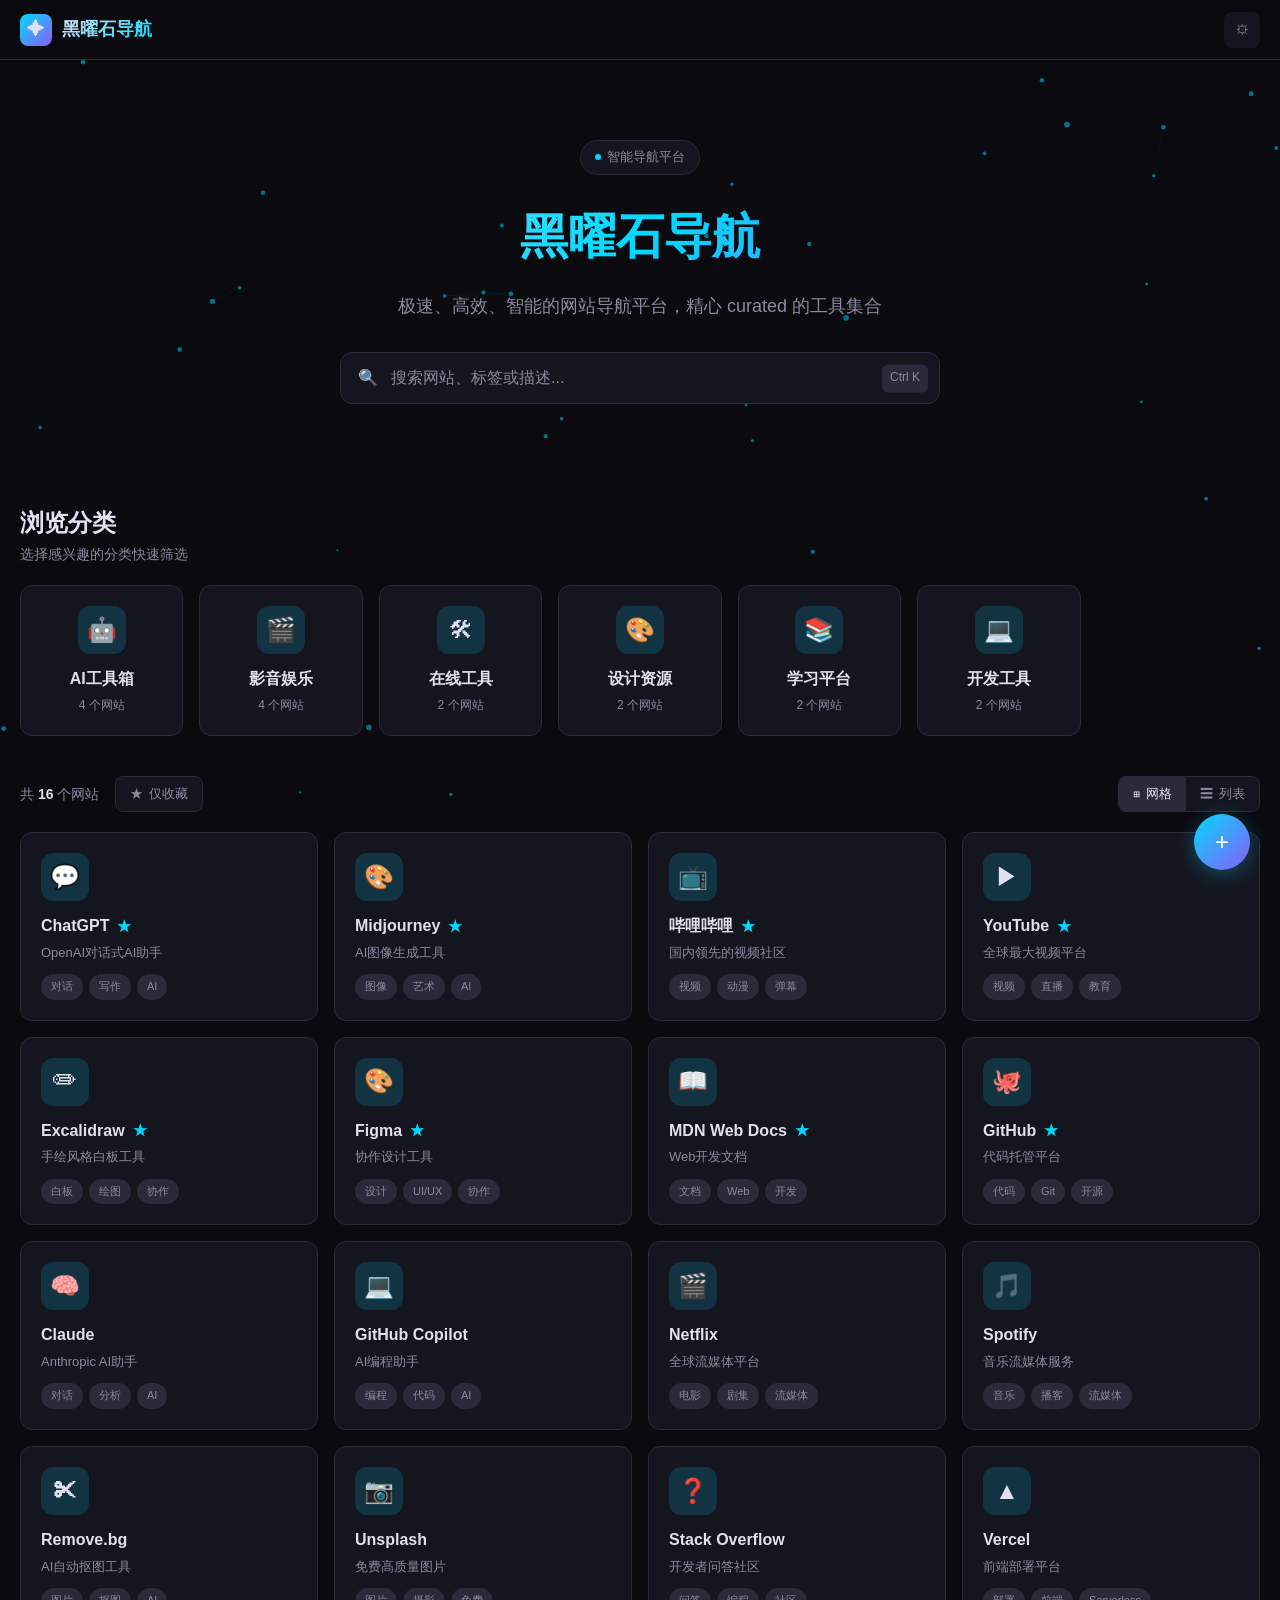
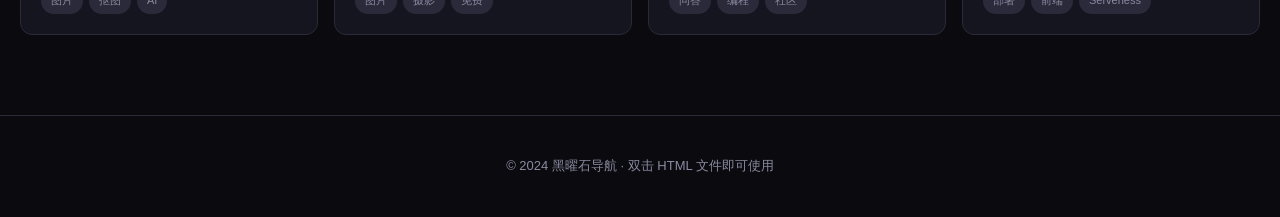
<file: index.html>
<!DOCTYPE html>
<html lang="zh-CN">
<head>
    <meta charset="UTF-8">
    <meta name="viewport" content="width=device-width, initial-scale=1.0">
    <title>黑曜石导航（天宇独享版本）</title>
    <style>
        * {
            margin: 0;
            padding: 0;
            box-sizing: border-box;
        }

        :root {
            --bg-primary: #0a0a0f;
            --bg-secondary: #151520;
            --bg-card: #1a1a2e;
            --border: #2a2a3a;
            --text-primary: #e0e0f0;
            --text-secondary: #8a8aa0;
            --accent: #00d9ff;
            --accent-hover: #ff003c;
            --purple: #8b5cf6;
        }

        body {
            font-family: -apple-system, BlinkMacSystemFont, 'Segoe UI', Roboto, 'Helvetica Neue', Arial, sans-serif;
            background: var(--bg-primary);
            color: var(--text-primary);
            min-height: 100vh;
            line-height: 1.6;
        }

        /* 粒子背景 */
        #particle-canvas {
            position: fixed;
            top: 0;
            left: 0;
            width: 100%;
            height: 100%;
            pointer-events: none;
            z-index: 0;
        }

        /* 头部 */
        header {
            position: fixed;
            top: 0;
            left: 0;
            right: 0;
            height: 60px;
            background: rgba(10, 10, 15, 0.9);
            backdrop-filter: blur(10px);
            border-bottom: 1px solid var(--border);
            display: flex;
            align-items: center;
            justify-content: space-between;
            padding: 0 20px;
            z-index: 100;
        }

        .logo {
            display: flex;
            align-items: center;
            gap: 10px;
        }

        .logo-icon {
            width: 32px;
            height: 32px;
            background: linear-gradient(135deg, var(--accent), var(--purple));
            border-radius: 8px;
            display: flex;
            align-items: center;
            justify-content: center;
            font-size: 18px;
        }

        .logo-text {
            font-size: 18px;
            font-weight: bold;
            background: linear-gradient(135deg, var(--text-primary), var(--accent));
            -webkit-background-clip: text;
            -webkit-text-fill-color: transparent;
        }

        .header-actions {
            display: flex;
            gap: 10px;
        }

        .btn-icon {
            width: 36px;
            height: 36px;
            border: none;
            background: var(--bg-secondary);
            color: var(--text-secondary);
            border-radius: 8px;
            cursor: pointer;
            display: flex;
            align-items: center;
            justify-content: center;
            transition: all 0.3s;
        }

        .btn-icon:hover {
            background: var(--border);
            color: var(--text-primary);
        }

        /* 主内容区 */
        main {
            position: relative;
            z-index: 1;
            padding-top: 80px;
            max-width: 1400px;
            margin: 0 auto;
            padding-left: 20px;
            padding-right: 20px;
            padding-bottom: 40px;
        }

        /* 英雄区 */
        .hero {
            text-align: center;
            padding: 60px 20px;
        }

        .hero-badge {
            display: inline-flex;
            align-items: center;
            gap: 6px;
            padding: 6px 14px;
            background: var(--bg-secondary);
            border: 1px solid var(--border);
            border-radius: 20px;
            font-size: 13px;
            color: var(--text-secondary);
            margin-bottom: 24px;
        }

        .hero-badge::before {
            content: '';
            width: 6px;
            height: 6px;
            background: var(--accent);
            border-radius: 50%;
            animation: pulse 2s infinite;
        }

        @keyframes pulse {
            0%, 100% { opacity: 1; }
            50% { opacity: 0.5; }
        }

        .hero h1 {
            font-size: 48px;
            font-weight: bold;
            margin-bottom: 16px;
            background: linear-gradient(135deg, var(--text-primary), var(--accent), var(--purple));
            -webkit-background-clip: text;
            -webkit-text-fill-color: transparent;
        }

        .hero p {
            font-size: 18px;
            color: var(--text-secondary);
            max-width: 500px;
            margin: 0 auto 32px;
        }

        /* 搜索框 */
        .search-box {
            max-width: 600px;
            margin: 0 auto 40px;
            position: relative;
        }

        .search-input {
            width: 100%;
            padding: 16px 20px 16px 50px;
            background: var(--bg-secondary);
            border: 1px solid var(--border);
            border-radius: 12px;
            color: var(--text-primary);
            font-size: 16px;
            outline: none;
            transition: all 0.3s;
        }

        .search-input:focus {
            border-color: var(--accent);
            box-shadow: 0 0 20px rgba(0, 217, 255, 0.2);
        }

        .search-input::placeholder {
            color: var(--text-secondary);
        }

        .search-icon {
            position: absolute;
            left: 18px;
            top: 50%;
            transform: translateY(-50%);
            color: var(--text-secondary);
        }

        .search-shortcut {
            position: absolute;
            right: 12px;
            top: 50%;
            transform: translateY(-50%);
            padding: 4px 8px;
            background: var(--border);
            border-radius: 6px;
            font-size: 12px;
            color: var(--text-secondary);
        }

        /* 分类区 */
        .section {
            margin-bottom: 40px;
        }

        .section-header {
            display: flex;
            align-items: center;
            justify-content: space-between;
            margin-bottom: 20px;
        }

        .section-title {
            font-size: 24px;
            font-weight: bold;
        }

        .section-subtitle {
            color: var(--text-secondary);
            font-size: 14px;
        }

        .filter-clear {
            padding: 8px 16px;
            background: transparent;
            border: 1px solid var(--accent);
            color: var(--accent);
            border-radius: 20px;
            font-size: 13px;
            cursor: pointer;
            transition: all 0.3s;
        }

        .filter-clear:hover {
            background: var(--accent);
            color: var(--bg-primary);
        }

        /* 分类卡片 */
        .categories-grid {
            display: grid;
            grid-template-columns: repeat(auto-fill, minmax(160px, 1fr));
            gap: 16px;
            margin-bottom: 40px;
        }

        .category-card {
            background: var(--bg-secondary);
            border: 1px solid var(--border);
            border-radius: 12px;
            padding: 20px;
            cursor: pointer;
            transition: all 0.3s;
            text-align: center;
        }

        .category-card:hover {
            border-color: var(--accent);
            transform: translateY(-4px);
        }

        .category-card.active {
            border-color: var(--accent);
            background: rgba(0, 217, 255, 0.1);
        }

        .category-icon {
            width: 48px;
            height: 48px;
            background: rgba(0, 217, 255, 0.15);
            border-radius: 12px;
            display: flex;
            align-items: center;
            justify-content: center;
            margin: 0 auto 12px;
            font-size: 24px;
        }

        .category-name {
            font-weight: 600;
            margin-bottom: 4px;
        }

        .category-count {
            font-size: 12px;
            color: var(--text-secondary);
        }

        /* 工具栏 */
        .toolbar {
            display: flex;
            align-items: center;
            justify-content: space-between;
            margin-bottom: 20px;
            flex-wrap: wrap;
            gap: 12px;
        }

        .toolbar-left {
            display: flex;
            align-items: center;
            gap: 16px;
        }

        .result-count {
            color: var(--text-secondary);
            font-size: 14px;
        }

        .result-count span {
            color: var(--text-primary);
            font-weight: 600;
        }

        .btn-toggle {
            display: flex;
            align-items: center;
            gap: 6px;
            padding: 8px 14px;
            background: var(--bg-secondary);
            border: 1px solid var(--border);
            border-radius: 8px;
            color: var(--text-secondary);
            font-size: 13px;
            cursor: pointer;
            transition: all 0.3s;
        }

        .btn-toggle:hover {
            border-color: var(--accent);
            color: var(--text-primary);
        }

        .btn-toggle.active {
            background: rgba(0, 217, 255, 0.15);
            border-color: var(--accent);
            color: var(--accent);
        }

        .view-toggle {
            display: flex;
            background: var(--bg-secondary);
            border: 1px solid var(--border);
            border-radius: 8px;
            overflow: hidden;
        }

        .view-btn {
            padding: 8px 14px;
            background: transparent;
            border: none;
            color: var(--text-secondary);
            font-size: 13px;
            cursor: pointer;
            transition: all 0.3s;
            display: flex;
            align-items: center;
            gap: 6px;
        }

        .view-btn:hover {
            color: var(--text-primary);
        }

        .view-btn.active {
            background: var(--border);
            color: var(--text-primary);
        }

        /* 网站卡片网格 */
        .sites-grid {
            display: grid;
            grid-template-columns: repeat(auto-fill, minmax(280px, 1fr));
            gap: 16px;
        }

        .sites-grid.compact {
            grid-template-columns: repeat(auto-fill, minmax(220px, 1fr));
        }

        .sites-list {
            display: flex;
            flex-direction: column;
            gap: 12px;
        }

        /* 网站卡片 */
        .site-card {
            background: var(--bg-secondary);
            border: 1px solid var(--border);
            border-radius: 12px;
            padding: 20px;
            cursor: pointer;
            transition: all 0.3s;
            position: relative;
        }

        .site-card:hover {
            border-color: var(--accent);
            transform: translateY(-4px);
            box-shadow: 0 12px 40px rgba(0, 0, 0, 0.3);
        }

        .site-card.list-view {
            display: flex;
            align-items: center;
            gap: 16px;
            padding: 16px 20px;
        }

        .site-card.list-view:hover {
            transform: none;
        }

        .site-header {
            display: flex;
            align-items: flex-start;
            justify-content: space-between;
            margin-bottom: 12px;
        }

        .site-card.list-view .site-header {
            margin-bottom: 0;
            flex: 1;
        }

        .site-icon {
            width: 48px;
            height: 48px;
            background: rgba(0, 217, 255, 0.15);
            border-radius: 12px;
            display: flex;
            align-items: center;
            justify-content: center;
            font-size: 24px;
            flex-shrink: 0;
        }

        .site-card.list-view .site-icon {
            width: 40px;
            height: 40px;
            font-size: 20px;
        }

        .site-actions {
            display: flex;
            gap: 4px;
            opacity: 0;
            transition: opacity 0.3s;
        }

        .site-card:hover .site-actions {
            opacity: 1;
        }

        .site-btn {
            width: 28px;
            height: 28px;
            border: none;
            background: var(--border);
            color: var(--text-secondary);
            border-radius: 6px;
            cursor: pointer;
            display: flex;
            align-items: center;
            justify-content: center;
            font-size: 14px;
            transition: all 0.3s;
        }

        .site-btn:hover {
            background: var(--accent);
            color: var(--bg-primary);
        }

        .site-btn.danger:hover {
            background: var(--accent-hover);
            color: white;
        }

        .site-btn.active {
            background: rgba(0, 217, 255, 0.2);
            color: var(--accent);
        }

        .site-content {
            flex: 1;
        }

        .site-title {
            font-weight: 600;
            font-size: 16px;
            margin-bottom: 4px;
            display: flex;
            align-items: center;
            gap: 8px;
        }

        .site-title .star {
            color: var(--accent);
            font-size: 14px;
        }

        .site-desc {
            color: var(--text-secondary);
            font-size: 13px;
            line-height: 1.5;
            margin-bottom: 12px;
            display: -webkit-box;
            -webkit-line-clamp: 2;
            -webkit-box-orient: vertical;
            overflow: hidden;
        }

        .site-card.list-view .site-desc {
            margin-bottom: 0;
            -webkit-line-clamp: 1;
        }

        .site-tags {
            display: flex;
            flex-wrap: wrap;
            gap: 6px;
        }

        .tag {
            padding: 4px 10px;
            background: var(--border);
            border-radius: 20px;
            font-size: 11px;
            color: var(--text-secondary);
        }

        /* 空状态 */
        .empty-state {
            text-align: center;
            padding: 60px 20px;
            color: var(--text-secondary);
        }

        .empty-state-icon {
            font-size: 48px;
            margin-bottom: 16px;
            opacity: 0.3;
        }

        /* 添加按钮 */
        .fab {
            position: fixed;
            bottom: 30px;
            right: 30px;
            width: 56px;
            height: 56px;
            background: linear-gradient(135deg, var(--accent), var(--purple));
            border: none;
            border-radius: 50%;
            color: white;
            font-size: 24px;
            cursor: pointer;
            box-shadow: 0 4px 20px rgba(0, 217, 255, 0.3);
            transition: all 0.3s;
            z-index: 90;
            display: flex;
            align-items: center;
            justify-content: center;
        }

        .fab:hover {
            transform: scale(1.1);
            box-shadow: 0 6px 30px rgba(0, 217, 255, 0.4);
        }

        /* 弹窗 */
        .modal-overlay {
            position: fixed;
            inset: 0;
            background: rgba(0, 0, 0, 0.7);
            backdrop-filter: blur(5px);
            display: flex;
            align-items: center;
            justify-content: center;
            z-index: 200;
            opacity: 0;
            visibility: hidden;
            transition: all 0.3s;
        }

        .modal-overlay.active {
            opacity: 1;
            visibility: visible;
        }

        .modal {
            background: var(--bg-secondary);
            border: 1px solid var(--border);
            border-radius: 16px;
            width: 90%;
            max-width: 500px;
            max-height: 90vh;
            overflow-y: auto;
            transform: scale(0.9);
            transition: transform 0.3s;
        }

        .modal-overlay.active .modal {
            transform: scale(1);
        }

        .modal-header {
            padding: 20px;
            border-bottom: 1px solid var(--border);
            display: flex;
            align-items: center;
            justify-content: space-between;
        }

        .modal-title {
            font-size: 18px;
            font-weight: 600;
        }

        .modal-close {
            width: 32px;
            height: 32px;
            border: none;
            background: var(--border);
            color: var(--text-secondary);
            border-radius: 8px;
            cursor: pointer;
            font-size: 18px;
            display: flex;
            align-items: center;
            justify-content: center;
        }

        .modal-close:hover {
            background: var(--accent-hover);
            color: white;
        }

        .modal-body {
            padding: 20px;
        }

        .form-group {
            margin-bottom: 16px;
        }

        .form-label {
            display: block;
            font-size: 13px;
            color: var(--text-secondary);
            margin-bottom: 6px;
        }

        .form-input,
        .form-select,
        .form-textarea {
            width: 100%;
            padding: 12px 14px;
            background: var(--bg-primary);
            border: 1px solid var(--border);
            border-radius: 8px;
            color: var(--text-primary);
            font-size: 14px;
            outline: none;
            transition: all 0.3s;
        }

        .form-input:focus,
        .form-select:focus,
        .form-textarea:focus {
            border-color: var(--accent);
        }

        .form-textarea {
            resize: vertical;
            min-height: 80px;
        }

        .form-error {
            color: var(--accent-hover);
            font-size: 12px;
            margin-top: 4px;
        }

        .icon-grid {
            display: grid;
            grid-template-columns: repeat(10, 1fr);
            gap: 6px;
            max-height: 120px;
            overflow-y: auto;
            padding: 10px;
            background: var(--bg-primary);
            border: 1px solid var(--border);
            border-radius: 8px;
        }

        .icon-option {
            width: 32px;
            height: 32px;
            border: none;
            background: transparent;
            color: var(--text-secondary);
            border-radius: 6px;
            cursor: pointer;
            font-size: 16px;
            display: flex;
            align-items: center;
            justify-content: center;
        }

        .icon-option:hover {
            background: var(--border);
        }

        .icon-option.selected {
            background: var(--accent);
            color: var(--bg-primary);
        }

        .modal-footer {
            padding: 16px 20px;
            border-top: 1px solid var(--border);
            display: flex;
            justify-content: flex-end;
            gap: 10px;
        }

        .btn {
            padding: 10px 20px;
            border-radius: 8px;
            font-size: 14px;
            cursor: pointer;
            transition: all 0.3s;
            border: none;
        }

        .btn-secondary {
            background: var(--border);
            color: var(--text-secondary);
        }

        .btn-secondary:hover {
            background: var(--bg-card);
            color: var(--text-primary);
        }

        .btn-primary {
            background: var(--accent);
            color: var(--bg-primary);
            font-weight: 600;
        }

        .btn-primary:hover {
            background: #33e0ff;
        }

        .btn-danger {
            background: var(--accent-hover);
            color: white;
        }

        .btn-danger:hover {
            background: #ff3366;
        }

        /* 设置面板 */
        .settings-group {
            margin-bottom: 24px;
        }

        .settings-label {
            font-size: 13px;
            color: var(--text-secondary);
            margin-bottom: 10px;
        }

        .settings-options {
            display: flex;
            gap: 10px;
            flex-wrap: wrap;
        }

        .settings-option {
            padding: 10px 16px;
            background: var(--bg-primary);
            border: 1px solid var(--border);
            border-radius: 8px;
            color: var(--text-secondary);
            font-size: 13px;
            cursor: pointer;
            transition: all 0.3s;
            display: flex;
            align-items: center;
            gap: 8px;
        }

        .settings-option:hover {
            border-color: var(--accent);
        }

        .settings-option.active {
            border-color: var(--accent);
            background: rgba(0, 217, 255, 0.1);
            color: var(--accent);
        }

        .color-dot {
            width: 12px;
            height: 12px;
            border-radius: 50%;
        }

        .color-dot.cyan { background: #00d9ff; }
        .color-dot.purple { background: #8b5cf6; }
        .color-dot.pink { background: #ff003c; }

        /* 页脚 */
        footer {
            text-align: center;
            padding: 40px 20px;
            border-top: 1px solid var(--border);
            color: var(--text-secondary);
            font-size: 13px;
        }

        footer a {
            color: var(--accent);
            text-decoration: none;
        }

        /* 滚动条 */
        ::-webkit-scrollbar {
            width: 8px;
            height: 8px;
        }

        ::-webkit-scrollbar-track {
            background: var(--bg-primary);
        }

        ::-webkit-scrollbar-thumb {
            background: var(--border);
            border-radius: 4px;
        }

        ::-webkit-scrollbar-thumb:hover {
            background: var(--bg-card);
        }

        /* 响应式 */
        @media (max-width: 768px) {
            .hero h1 {
                font-size: 32px;
            }

            .categories-grid {
                grid-template-columns: repeat(2, 1fr);
            }

            .sites-grid {
                grid-template-columns: 1fr;
            }

            .toolbar {
                flex-direction: column;
                align-items: stretch;
            }

            .site-actions {
                opacity: 1;
            }

            .icon-grid {
                grid-template-columns: repeat(8, 1fr);
            }
        }

        /* 动画 */
        @keyframes fadeIn {
            from { opacity: 0; transform: translateY(20px); }
            to { opacity: 1; transform: translateY(0); }
        }

        .animate-fade-in {
            animation: fadeIn 0.5s ease-out;
        }
    </style>
</head>
<body>
    <!-- 粒子背景 -->
    <canvas id="particle-canvas"></canvas>

    <!-- 头部 -->
    <header>
        <div class="logo">
            <div class="logo-icon">✦</div>
            <span class="logo-text">黑曜石导航</span>
        </div>
        <div class="header-actions">
            <button class="btn-icon" onclick="openSettings()" title="设置">⚙</button>
        </div>
    </header>

    <!-- 主内容 -->
    <main>
        <!-- 英雄区 -->
        <section class="hero">
            <div class="hero-badge">智能导航平台</div>
            <h1>黑曜石导航</h1>
            <p>极速、高效、智能的网站导航平台，精心 curated 的工具集合</p>
            
            <!-- 搜索框 -->
            <div class="search-box">
                <span class="search-icon">🔍</span>
                <input type="text" class="search-input" id="searchInput" placeholder="搜索网站、标签或描述...">
                <span class="search-shortcut">Ctrl K</span>
            </div>
        </section>

        <!-- 分类区 -->
        <section class="section">
            <div class="section-header">
                <div>
                    <h2 class="section-title">浏览分类</h2>
                    <p class="section-subtitle">选择感兴趣的分类快速筛选</p>
                </div>
                <button class="filter-clear" id="clearFilter" style="display:none" onclick="clearFilter()">清除筛选</button>
            </div>
            <div class="categories-grid" id="categoriesGrid"></div>
        </section>

        <!-- 网站列表 -->
        <section class="section">
            <div class="toolbar">
                <div class="toolbar-left">
                    <span class="result-count">共 <span id="resultCount">0</span> 个网站</span>
                    <button class="btn-toggle" id="favToggle" onclick="toggleFavorites()">
                        <span>★</span> 仅收藏
                    </button>
                </div>
                <div class="view-toggle">
                    <button class="view-btn active" onclick="setViewMode('grid')">
                        <span>⊞</span> 网格
                    </button>
                    <button class="view-btn" onclick="setViewMode('list')">
                        <span>☰</span> 列表
                    </button>
                </div>
            </div>
            <div class="sites-grid" id="sitesContainer"></div>
        </section>
    </main>

    <!-- 页脚 -->
    <footer>
        <p>© 2024 黑曜石导航 · 双击 HTML 文件即可使用</p>
    </footer>

    <!-- 添加按钮 -->
    <button class="fab" onclick="openAddModal()">+</button>

    <!-- 添加/编辑弹窗 -->
    <div class="modal-overlay" id="siteModal">
        <div class="modal">
            <div class="modal-header">
                <h3 class="modal-title" id="modalTitle">添加网站</h3>
                <button class="modal-close" onclick="closeModal()">×</button>
            </div>
            <div class="modal-body">
                <div class="form-group">
                    <label class="form-label">网站名称 *</label>
                    <input type="text" class="form-input" id="siteName" placeholder="例如：GitHub">
                    <div class="form-error" id="nameError"></div>
                </div>
                <div class="form-group">
                    <label class="form-label">网站链接 *</label>
                    <input type="text" class="form-input" id="siteUrl" placeholder="https://...">
                    <div class="form-error" id="urlError"></div>
                </div>
                <div class="form-group">
                    <label class="form-label">分类 *</label>
                    <select class="form-select" id="siteCategory"></select>
                </div>
                <div class="form-group">
                    <label class="form-label">图标</label>
                    <div class="icon-grid" id="iconGrid"></div>
                </div>
                <div class="form-group">
                    <label class="form-label">描述</label>
                    <textarea class="form-textarea" id="siteDesc" placeholder="简要描述这个网站..."></textarea>
                </div>
                <div class="form-group">
                    <label class="form-label">标签（用逗号分隔）</label>
                    <input type="text" class="form-input" id="siteTags" placeholder="工具, 开发, 免费">
                </div>
            </div>
            <div class="modal-footer">
                <button class="btn btn-secondary" onclick="closeModal()">取消</button>
                <button class="btn btn-primary" onclick="saveSite()">保存</button>
            </div>
        </div>
    </div>

    <!-- 设置弹窗 -->
    <div class="modal-overlay" id="settingsModal">
        <div class="modal">
            <div class="modal-header">
                <h3 class="modal-title">个性化设置</h3>
                <button class="modal-close" onclick="closeSettings()">×</button>
            </div>
            <div class="modal-body">
                <div class="settings-group">
                    <div class="settings-label">主题颜色</div>
                    <div class="settings-options">
                        <button class="settings-option active" onclick="setTheme('cyan')">
                            <span class="color-dot cyan"></span> 科技蓝
                        </button>
                        <button class="settings-option" onclick="setTheme('purple')">
                            <span class="color-dot purple"></span> 赛博紫
                        </button>
                        <button class="settings-option" onclick="setTheme('pink')">
                            <span class="color-dot pink"></span> 霓虹粉
                        </button>
                    </div>
                </div>
                <div class="settings-group">
                    <div class="settings-label">背景效果</div>
                    <div class="settings-options">
                        <button class="settings-option" onclick="setBackground('solid')">纯色</button>
                        <button class="settings-option active" onclick="setBackground('particles')">粒子</button>
                        <button class="settings-option" onclick="setBackground('aurora')">极光</button>
                    </div>
                </div>
                <div class="settings-group">
                    <div class="settings-label">布局密度</div>
                    <div class="settings-options">
                        <button class="settings-option" onclick="setDensity('compact')">紧凑</button>
                        <button class="settings-option active" onclick="setDensity('comfortable')">舒适</button>
                    </div>
                </div>
            </div>
            <div class="modal-footer">
                <button class="btn btn-secondary" onclick="closeSettings()">关闭</button>
            </div>
        </div>
    </div>

    <script>
        // ==================== 数据 ====================
        const categories = [
            { id: 'ai', name: 'AI工具箱', icon: '🤖', desc: '人工智能工具集合' },
            { id: 'ent', name: '影音娱乐', icon: '🎬', desc: '影视、音乐、动漫资源' },
            { id: 'tools', name: '在线工具', icon: '🛠', desc: '实用在线工具' },
            { id: 'design', name: '设计资源', icon: '🎨', desc: '图标、字体、配色方案' },
            { id: 'learn', name: '学习平台', icon: '📚', desc: '课程、文档、论坛' },
            { id: 'dev', name: '开发工具', icon: '💻', desc: '编程开发资源' },
        ];

        const iconList = ['🌐', '⚡', '🔥', '💎', '🚀', '🎯', '📱', '💡', '🔧', '📦', '🎮', '🎵', '📷', '🎬', '📺', '📻', '📰', '📋', '📁', '☁', '🔒', '🔑', '⚙', '📊', '📈', '📉', '💰', '💳', '🛒', '📧', '💬', '📞', '📍', '📅', '⏰', '⭐', '❤', '🔖', '🏷', '📂', '📄', '📑', '💾', '🖥', '💿', '🔋', '📡', '🔌', '🎧', '🔊', '▶', '⏸', '⏭', '🔀', '📃', '⊞', '▦', '◫', '☰', '◀', '▶', '🔼', '🔽', '↗', '🔗', '📎', '⬆', '⬇', '💾', '🗑', '✏', '📋', '✂', '🖨', '🔍', '🔎', '🔄', '↩', '↪', '⏳', '⌚', '⏰', '🔔', '🔕', '🔇', '🔈', '📹', '📵', '📞'];

        // 初始网站数据
        let sites = [
            { id: 1, name: 'ChatGPT', url: 'https://chat.openai.com', icon: '💬', desc: 'OpenAI对话式AI助手', tags: ['对话', '写作', 'AI'], categoryId: 'ai', favorite: true },
            { id: 2, name: 'Claude', url: 'https://claude.ai', icon: '🧠', desc: 'Anthropic AI助手', tags: ['对话', '分析', 'AI'], categoryId: 'ai', favorite: false },
            { id: 3, name: 'Midjourney', url: 'https://www.midjourney.com', icon: '🎨', desc: 'AI图像生成工具', tags: ['图像', '艺术', 'AI'], categoryId: 'ai', favorite: true },
            { id: 4, name: 'GitHub Copilot', url: 'https://github.com/features/copilot', icon: '💻', desc: 'AI编程助手', tags: ['编程', '代码', 'AI'], categoryId: 'ai', favorite: false },
            { id: 5, name: '哔哩哔哩', url: 'https://www.bilibili.com', icon: '📺', desc: '国内领先的视频社区', tags: ['视频', '动漫', '弹幕'], categoryId: 'ent', favorite: true },
            { id: 6, name: 'Netflix', url: 'https://www.netflix.com', icon: '🎬', desc: '全球流媒体平台', tags: ['电影', '剧集', '流媒体'], categoryId: 'ent', favorite: false },
            { id: 7, name: 'Spotify', url: 'https://open.spotify.com', icon: '🎵', desc: '音乐流媒体服务', tags: ['音乐', '播客', '流媒体'], categoryId: 'ent', favorite: false },
            { id: 8, name: 'YouTube', url: 'https://www.youtube.com', icon: '▶', desc: '全球最大视频平台', tags: ['视频', '直播', '教育'], categoryId: 'ent', favorite: true },
            { id: 9, name: 'Remove.bg', url: 'https://www.remove.bg', icon: '✂', desc: 'AI自动抠图工具', tags: ['图片', '抠图', 'AI'], categoryId: 'tools', favorite: false },
            { id: 10, name: 'Excalidraw', url: 'https://excalidraw.com', icon: '✏', desc: '手绘风格白板工具', tags: ['白板', '绘图', '协作'], categoryId: 'tools', favorite: true },
            { id: 11, name: 'Figma', url: 'https://www.figma.com', icon: '🎨', desc: '协作设计工具', tags: ['设计', 'UI/UX', '协作'], categoryId: 'design', favorite: true },
            { id: 12, name: 'Unsplash', url: 'https://unsplash.com', icon: '📷', desc: '免费高质量图片', tags: ['图片', '摄影', '免费'], categoryId: 'design', favorite: false },
            { id: 13, name: 'MDN Web Docs', url: 'https://developer.mozilla.org', icon: '📖', desc: 'Web开发文档', tags: ['文档', 'Web', '开发'], categoryId: 'learn', favorite: true },
            { id: 14, name: 'Stack Overflow', url: 'https://stackoverflow.com', icon: '❓', desc: '开发者问答社区', tags: ['问答', '编程', '社区'], categoryId: 'learn', favorite: false },
            { id: 15, name: 'GitHub', url: 'https://github.com', icon: '🐙', desc: '代码托管平台', tags: ['代码', 'Git', '开源'], categoryId: 'dev', favorite: true },
            { id: 16, name: 'Vercel', url: 'https://vercel.com', icon: '▲', desc: '前端部署平台', tags: ['部署', '前端', 'Serverless'], categoryId: 'dev', favorite: false },
        ];

        // ==================== 状态 ====================
        let currentFilter = null;
        let searchQuery = '';
        let favoritesOnly = false;
        let viewMode = 'grid';
        let editingId = null;
        let selectedIcon = '🌐';

        // ==================== 初始化 ====================
        document.addEventListener('DOMContentLoaded', () => {
            initParticles();
            renderCategories();
            renderSites();
            initIconGrid();
            initCategorySelect();
            
            // 搜索功能
            document.getElementById('searchInput').addEventListener('input', (e) => {
                searchQuery = e.target.value.toLowerCase();
                renderSites();
            });
            
            // 快捷键
            document.addEventListener('keydown', (e) => {
                if ((e.ctrlKey || e.metaKey) && e.key === 'k') {
                    e.preventDefault();
                    document.getElementById('searchInput').focus();
                }
                if (e.key === 'Escape') {
                    closeModal();
                    closeSettings();
                }
            });
        });

        // ==================== 粒子背景 ====================
        function initParticles() {
            const canvas = document.getElementById('particle-canvas');
            const ctx = canvas.getContext('2d');
            let particles = [];
            let mouse = { x: 0, y: 0 };
            
            function resize() {
                canvas.width = window.innerWidth;
                canvas.height = window.innerHeight;
            }
            resize();
            window.addEventListener('resize', resize);
            
            // 创建粒子
            const count = Math.min(50, Math.floor(window.innerWidth / 30));
            for (let i = 0; i < count; i++) {
                particles.push({
                    x: Math.random() * canvas.width,
                    y: Math.random() * canvas.height,
                    vx: (Math.random() - 0.5) * 0.5,
                    vy: (Math.random() - 0.5) * 0.5,
                    radius: Math.random() * 2 + 1,
                });
            }
            
            window.addEventListener('mousemove', (e) => {
                mouse.x = e.clientX;
                mouse.y = e.clientY;
            });
            
            function animate() {
                ctx.clearRect(0, 0, canvas.width, canvas.height);
                
                particles.forEach((p, i) => {
                    // 鼠标交互
                    const dx = mouse.x - p.x;
                    const dy = mouse.y - p.y;
                    const dist = Math.sqrt(dx * dx + dy * dy);
                    if (dist < 150) {
                        const force = (150 - dist) / 150;
                        p.vx -= (dx / dist) * force * 0.02;
                        p.vy -= (dy / dist) * force * 0.02;
                    }
                    
                    // 更新位置
                    p.x += p.vx;
                    p.y += p.vy;
                    
                    // 边界
                    if (p.x < 0 || p.x > canvas.width) p.vx *= -1;
                    if (p.y < 0 || p.y > canvas.height) p.vy *= -1;
                    
                    // 阻尼
                    p.vx *= 0.99;
                    p.vy *= 0.99;
                    
                    // 绘制
                    ctx.beginPath();
                    ctx.arc(p.x, p.y, p.radius, 0, Math.PI * 2);
                    ctx.fillStyle = 'rgba(0, 217, 255, 0.5)';
                    ctx.fill();
                    
                    // 连线
                    particles.slice(i + 1).forEach(p2 => {
                        const d = Math.sqrt((p.x - p2.x) ** 2 + (p.y - p2.y) ** 2);
                        if (d < 120) {
                            ctx.beginPath();
                            ctx.moveTo(p.x, p.y);
                            ctx.lineTo(p2.x, p2.y);
                            ctx.strokeStyle = `rgba(0, 217, 255, ${0.15 * (1 - d / 120)})`;
                            ctx.lineWidth = 0.5;
                            ctx.stroke();
                        }
                    });
                });
                
                requestAnimationFrame(animate);
            }
            animate();
        }

        // ==================== 渲染分类 ====================
        function renderCategories() {
            const grid = document.getElementById('categoriesGrid');
            grid.innerHTML = categories.map(cat => {
                const count = sites.filter(s => s.categoryId === cat.id).length;
                return `
                    <div class="category-card ${currentFilter === cat.id ? 'active' : ''}" onclick="filterCategory('${cat.id}')">
                        <div class="category-icon">${cat.icon}</div>
                        <div class="category-name">${cat.name}</div>
                        <div class="category-count">${count} 个网站</div>
                    </div>
                `;
            }).join('');
        }

        // ==================== 渲染网站 ====================
        function renderSites() {
            const container = document.getElementById('sitesContainer');
            let filtered = sites;
            
            // 分类筛选
            if (currentFilter) {
                filtered = filtered.filter(s => s.categoryId === currentFilter);
            }
            
            // 搜索筛选
            if (searchQuery) {
                filtered = filtered.filter(s => 
                    s.name.toLowerCase().includes(searchQuery) ||
                    s.desc.toLowerCase().includes(searchQuery) ||
                    s.tags.some(t => t.toLowerCase().includes(searchQuery))
                );
            }
            
            // 收藏筛选
            if (favoritesOnly) {
                filtered = filtered.filter(s => s.favorite);
            }
            
            // 排序：收藏优先
            filtered.sort((a, b) => (b.favorite - a.favorite));
            
            // 更新数量
            document.getElementById('resultCount').textContent = filtered.length;
            
            // 清空容器并设置布局
            container.className = viewMode === 'grid' ? 'sites-grid' : 'sites-list';
            
            if (filtered.length === 0) {
                container.innerHTML = `
                    <div class="empty-state" style="grid-column: 1/-1;">
                        <div class="empty-state-icon">🔍</div>
                        <h3>没有找到匹配的网站</h3>
                        <p>尝试调整搜索条件或添加新网站</p>
                    </div>
                `;
                return;
            }
            
            container.innerHTML = filtered.map(site => {
                const category = categories.find(c => c.id === site.categoryId);
                if (viewMode === 'grid') {
                    return `
                        <div class="site-card animate-fade-in" onclick="openSite('${site.url}')">
                            <div class="site-header">
                                <div class="site-icon">${site.icon}</div>
                                <div class="site-actions" onclick="event.stopPropagation()">
                                    <button class="site-btn ${site.favorite ? 'active' : ''}" onclick="toggleFavorite(${site.id})" title="收藏">★</button>
                                    <button class="site-btn" onclick="editSite(${site.id})" title="编辑">✏</button>
                                    <button class="site-btn danger" onclick="deleteSite(${site.id})" title="删除">🗑</button>
                                </div>
                            </div>
                            <div class="site-content">
                                <div class="site-title">
                                    ${site.name}
                                    ${site.favorite ? '<span class="star">★</span>' : ''}
                                </div>
                                <div class="site-desc">${site.desc}</div>
                                <div class="site-tags">
                                    ${site.tags.map(t => `<span class="tag">${t}</span>`).join('')}
                                </div>
                            </div>
                        </div>
                    `;
                } else {
                    return `
                        <div class="site-card list-view animate-fade-in" onclick="openSite('${site.url}')">
                            <div class="site-icon">${site.icon}</div>
                            <div class="site-content">
                                <div class="site-title">
                                    ${site.name}
                                    ${site.favorite ? '<span class="star">★</span>' : ''}
                                </div>
                                <div class="site-desc">${site.desc}</div>
                            </div>
                            <div class="site-tags">
                                ${site.tags.slice(0, 3).map(t => `<span class="tag">${t}</span>`).join('')}
                            </div>
                            <div class="site-actions" onclick="event.stopPropagation()">
                                <button class="site-btn ${site.favorite ? 'active' : ''}" onclick="toggleFavorite(${site.id})">★</button>
                                <button class="site-btn" onclick="editSite(${site.id})">✏</button>
                                <button class="site-btn danger" onclick="deleteSite(${site.id})">🗑</button>
                            </div>
                        </div>
                    `;
                }
            }).join('');
        }

        // ==================== 功能函数 ====================
        function filterCategory(catId) {
            currentFilter = currentFilter === catId ? null : catId;
            document.getElementById('clearFilter').style.display = currentFilter ? 'block' : 'none';
            renderCategories();
            renderSites();
        }

        function clearFilter() {
            currentFilter = null;
            document.getElementById('clearFilter').style.display = 'none';
            renderCategories();
            renderSites();
        }

        function toggleFavorites() {
            favoritesOnly = !favoritesOnly;
            document.getElementById('favToggle').classList.toggle('active', favoritesOnly);
            renderSites();
        }

        function setViewMode(mode) {
            viewMode = mode;
            document.querySelectorAll('.view-btn').forEach((btn, i) => {
                btn.classList.toggle('active', (i === 0 && mode === 'grid') || (i === 1 && mode === 'list'));
            });
            renderSites();
        }

        function openSite(url) {
            window.open(url, '_blank');
        }

        function toggleFavorite(id) {
            const site = sites.find(s => s.id === id);
            if (site) {
                site.favorite = !site.favorite;
                renderSites();
            }
        }

        function deleteSite(id) {
            if (confirm('确定要删除这个网站吗？')) {
                sites = sites.filter(s => s.id !== id);
                renderSites();
                renderCategories();
            }
        }

        // ==================== 添加/编辑 ====================
        function initIconGrid() {
            const grid = document.getElementById('iconGrid');
            grid.innerHTML = iconList.map(icon => `
                <button class="icon-option ${icon === selectedIcon ? 'selected' : ''}" onclick="selectIcon('${icon}', this)">${icon}</button>
            `).join('');
        }

        function initCategorySelect() {
            const select = document.getElementById('siteCategory');
            select.innerHTML = categories.map(c => `<option value="${c.id}">${c.name}</option>`).join('');
        }

        function selectIcon(icon, btn) {
            selectedIcon = icon;
            document.querySelectorAll('.icon-option').forEach(b => b.classList.remove('selected'));
            btn.classList.add('selected');
        }

        function openAddModal() {
            editingId = null;
            document.getElementById('modalTitle').textContent = '添加网站';
            document.getElementById('siteName').value = '';
            document.getElementById('siteUrl').value = '';
            document.getElementById('siteDesc').value = '';
            document.getElementById('siteTags').value = '';
            document.querySelectorAll('.form-error').forEach(e => e.textContent = '');
            selectedIcon = '🌐';
            initIconGrid();
            document.getElementById('siteModal').classList.add('active');
        }

        function editSite(id) {
            const site = sites.find(s => s.id === id);
            if (!site) return;
            
            editingId = id;
            document.getElementById('modalTitle').textContent = '编辑网站';
            document.getElementById('siteName').value = site.name;
            document.getElementById('siteUrl').value = site.url;
            document.getElementById('siteCategory').value = site.categoryId;
            document.getElementById('siteDesc').value = site.desc;
            document.getElementById('siteTags').value = site.tags.join(', ');
            selectedIcon = site.icon;
            initIconGrid();
            document.getElementById('siteModal').classList.add('active');
        }

        function closeModal() {
            document.getElementById('siteModal').classList.remove('active');
        }

        function saveSite() {
            const name = document.getElementById('siteName').value.trim();
            const url = document.getElementById('siteUrl').value.trim();
            const categoryId = document.getElementById('siteCategory').value;
            const desc = document.getElementById('siteDesc').value.trim();
            const tags = document.getElementById('siteTags').value.split(',').map(t => t.trim()).filter(Boolean);
            
            // 验证
            let valid = true;
            document.getElementById('nameError').textContent = '';
            document.getElementById('urlError').textContent = '';
            
            if (!name) {
                document.getElementById('nameError').textContent = '请输入网站名称';
                valid = false;
            }
            if (!url) {
                document.getElementById('urlError').textContent = '请输入网站链接';
                valid = false;
            }
            if (!valid) return;
            
            if (editingId) {
                // 编辑
                const site = sites.find(s => s.id === editingId);
                if (site) {
                    site.name = name;
                    site.url = url;
                    site.categoryId = categoryId;
                    site.icon = selectedIcon;
                    site.desc = desc;
                    site.tags = tags;
                }
            } else {
                // 添加
                const newId = Math.max(...sites.map(s => s.id), 0) + 1;
                sites.push({
                    id: newId,
                    name,
                    url,
                    categoryId,
                    icon: selectedIcon,
                    desc,
                    tags,
                    favorite: false,
                });
            }
            
            closeModal();
            renderSites();
            renderCategories();
        }

        // ==================== 设置 ====================
        function openSettings() {
            document.getElementById('settingsModal').classList.add('active');
        }

        function closeSettings() {
            document.getElementById('settingsModal').classList.remove('active');
        }

        function setTheme(color) {
            const root = document.documentElement;
            if (color === 'cyan') {
                root.style.setProperty('--accent', '#00d9ff');
            } else if (color === 'purple') {
                root.style.setProperty('--accent', '#8b5cf6');
            } else if (color === 'pink') {
                root.style.setProperty('--accent', '#ff003c');
            }
            document.querySelectorAll('.settings-option').forEach((btn, i) => {
                btn.classList.toggle('active', btn.textContent.includes(color === 'cyan' ? '科技蓝' : color === 'purple' ? '赛博紫' : '霓虹粉'));
            });
        }

        function setBackground(type) {
            const canvas = document.getElementById('particle-canvas');
            if (type === 'solid') {
                canvas.style.display = 'none';
            } else {
                canvas.style.display = 'block';
            }
        }

        function setDensity(density) {
            const container = document.getElementById('sitesContainer');
            if (density === 'compact') {
                container.classList.add('compact');
            } else {
                container.classList.remove('compact');
            }
        }
    </script>
</body>
</html>
</file>
